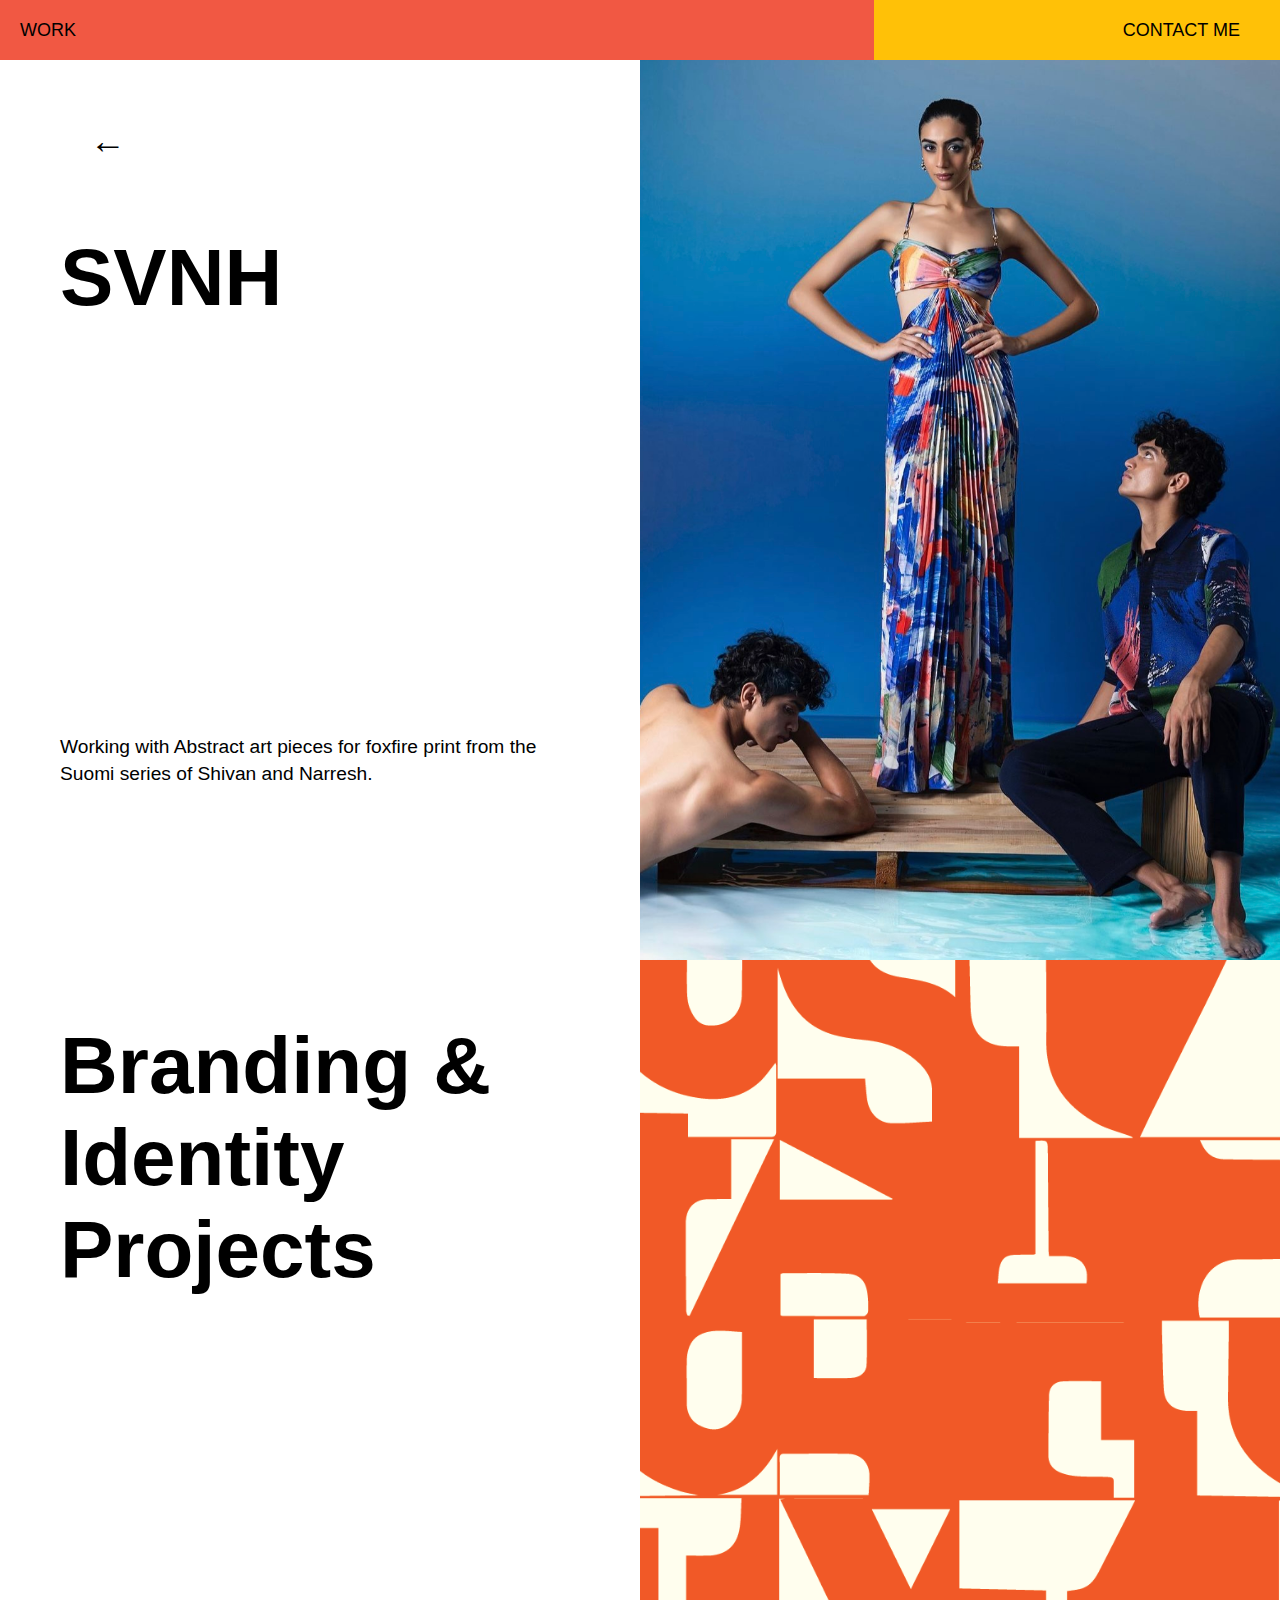
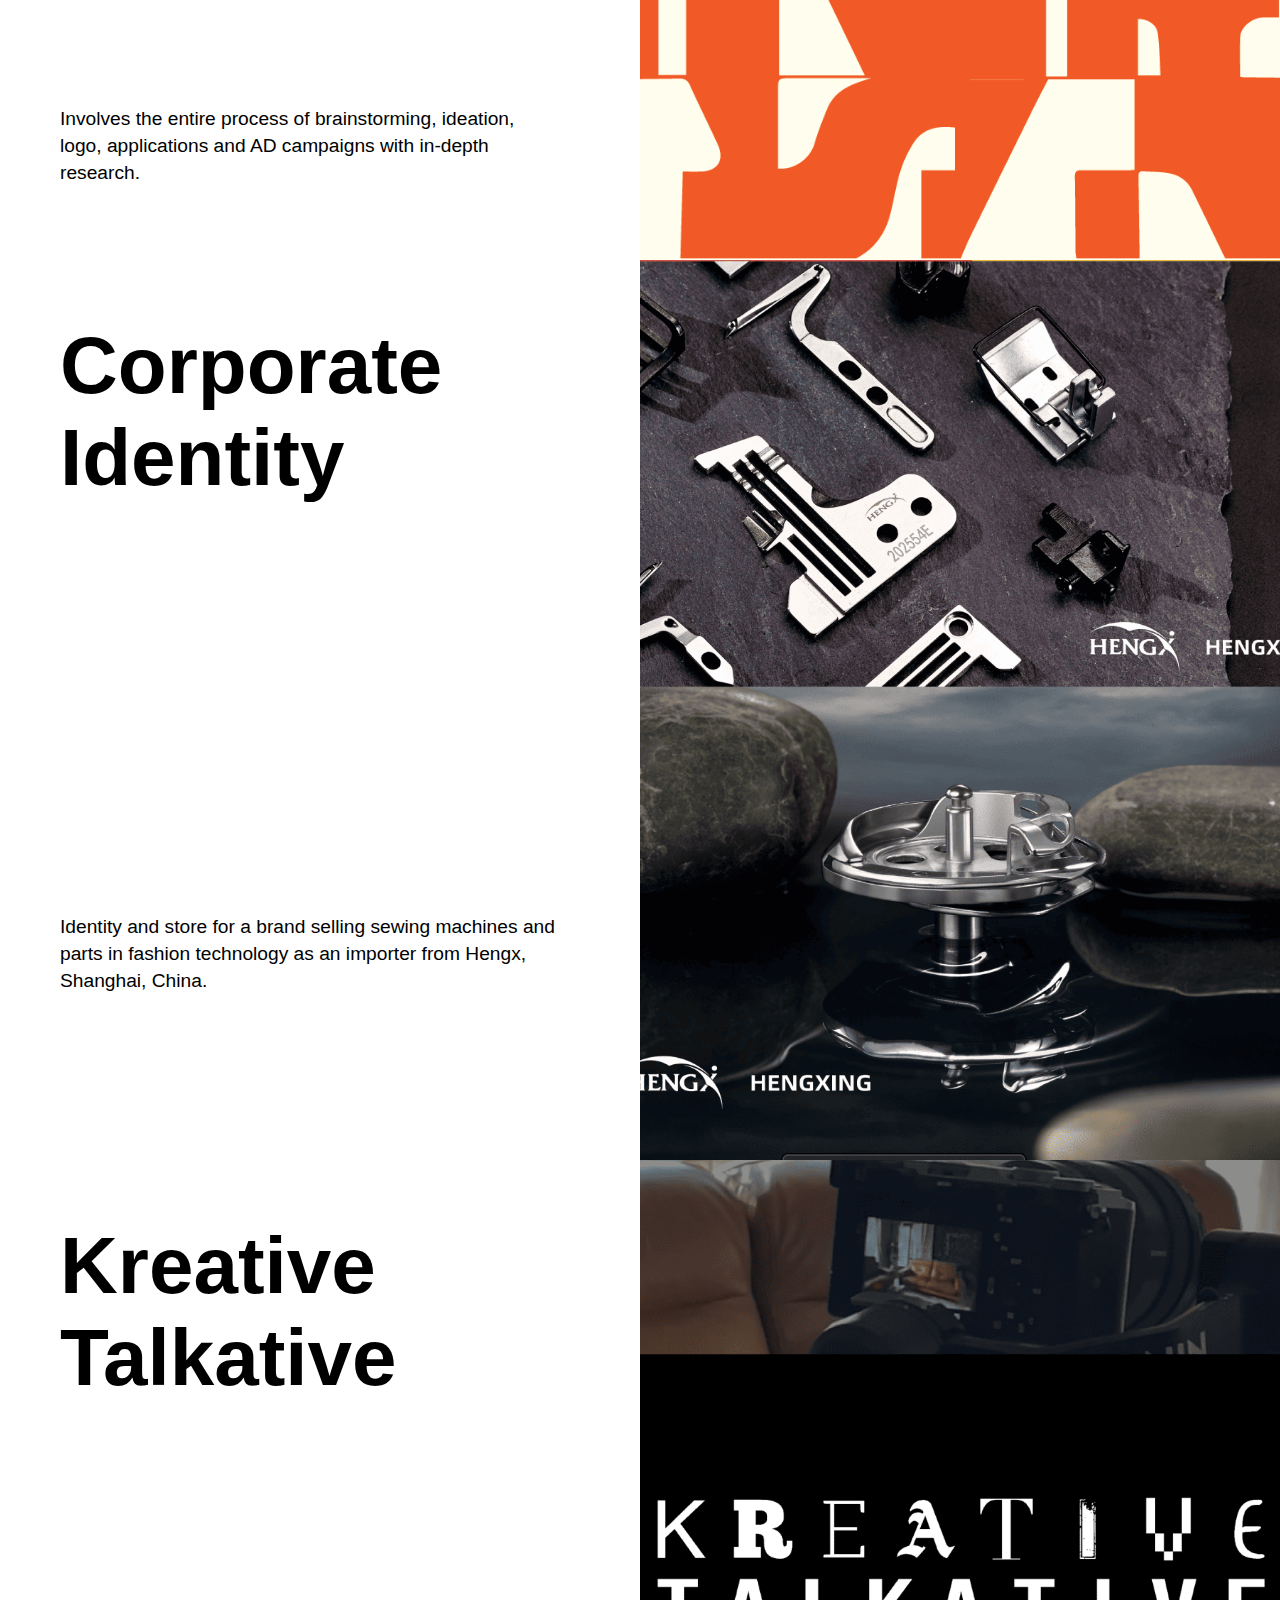
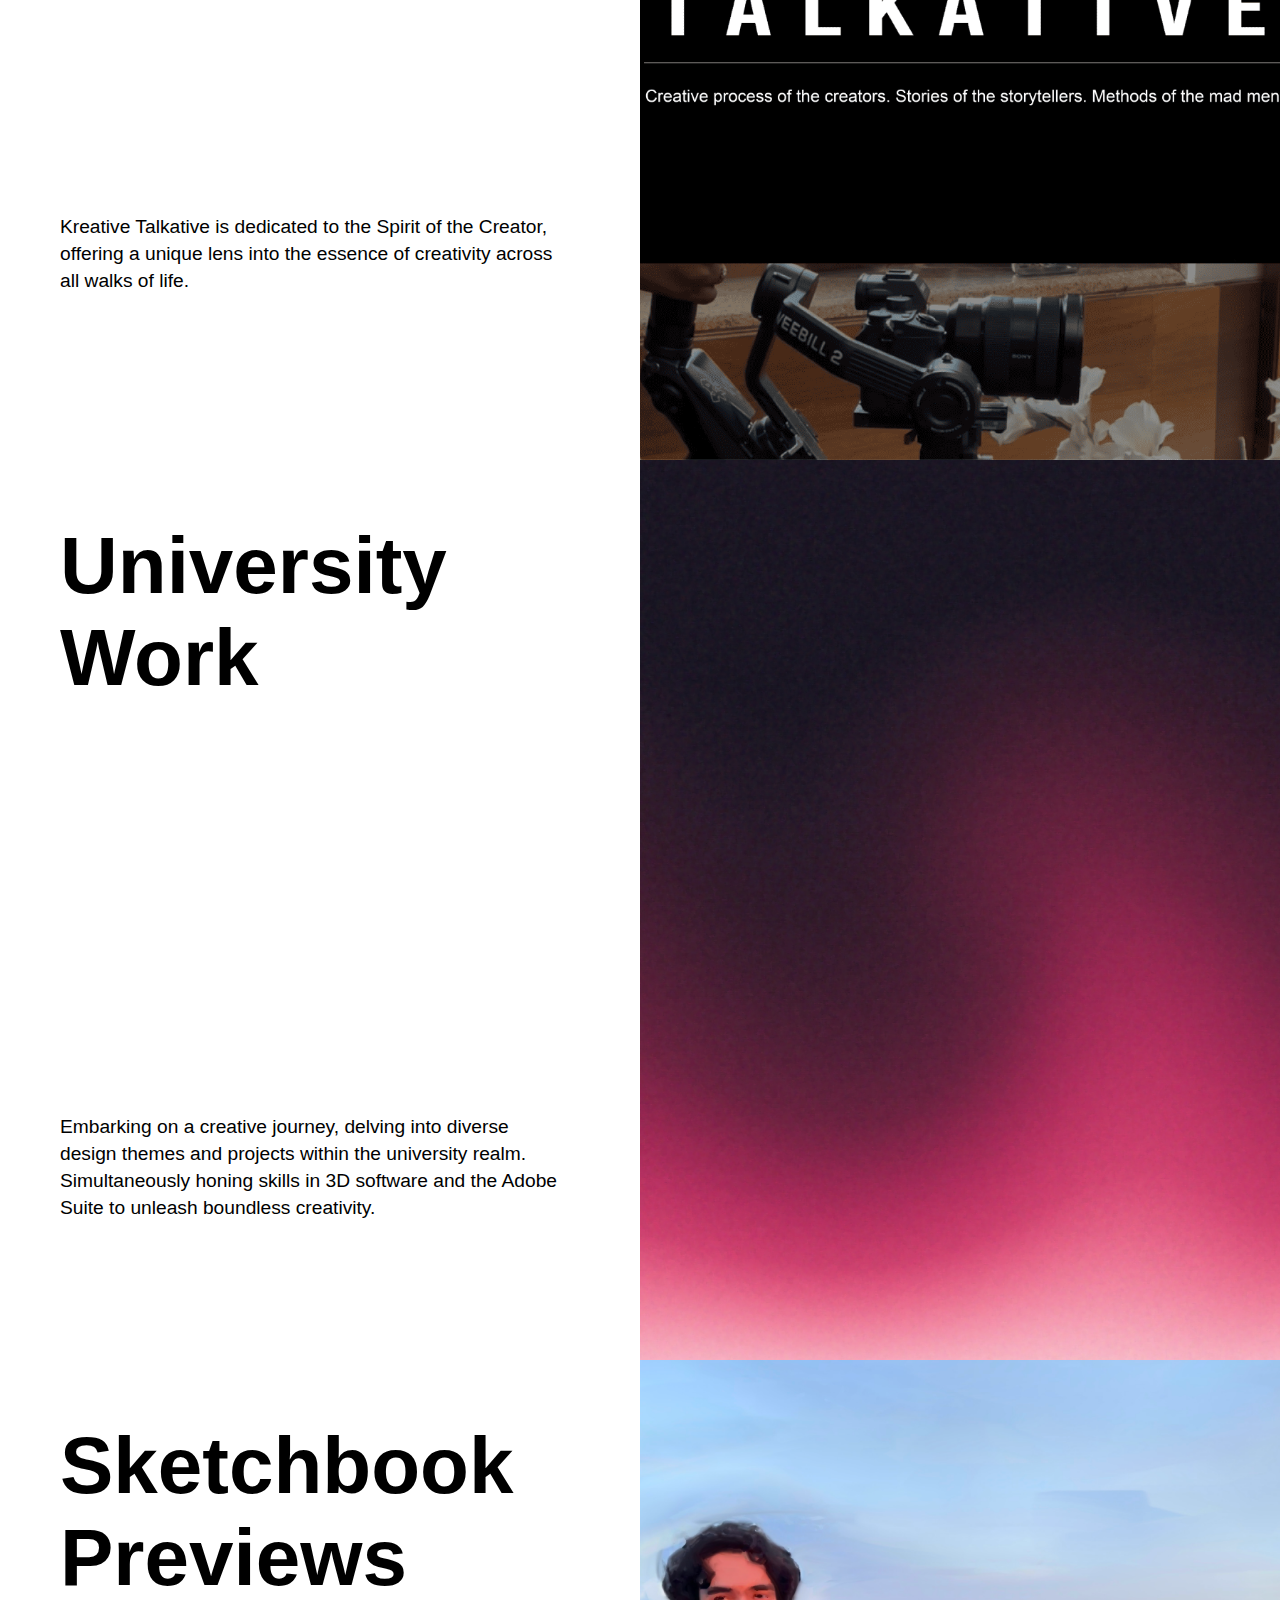
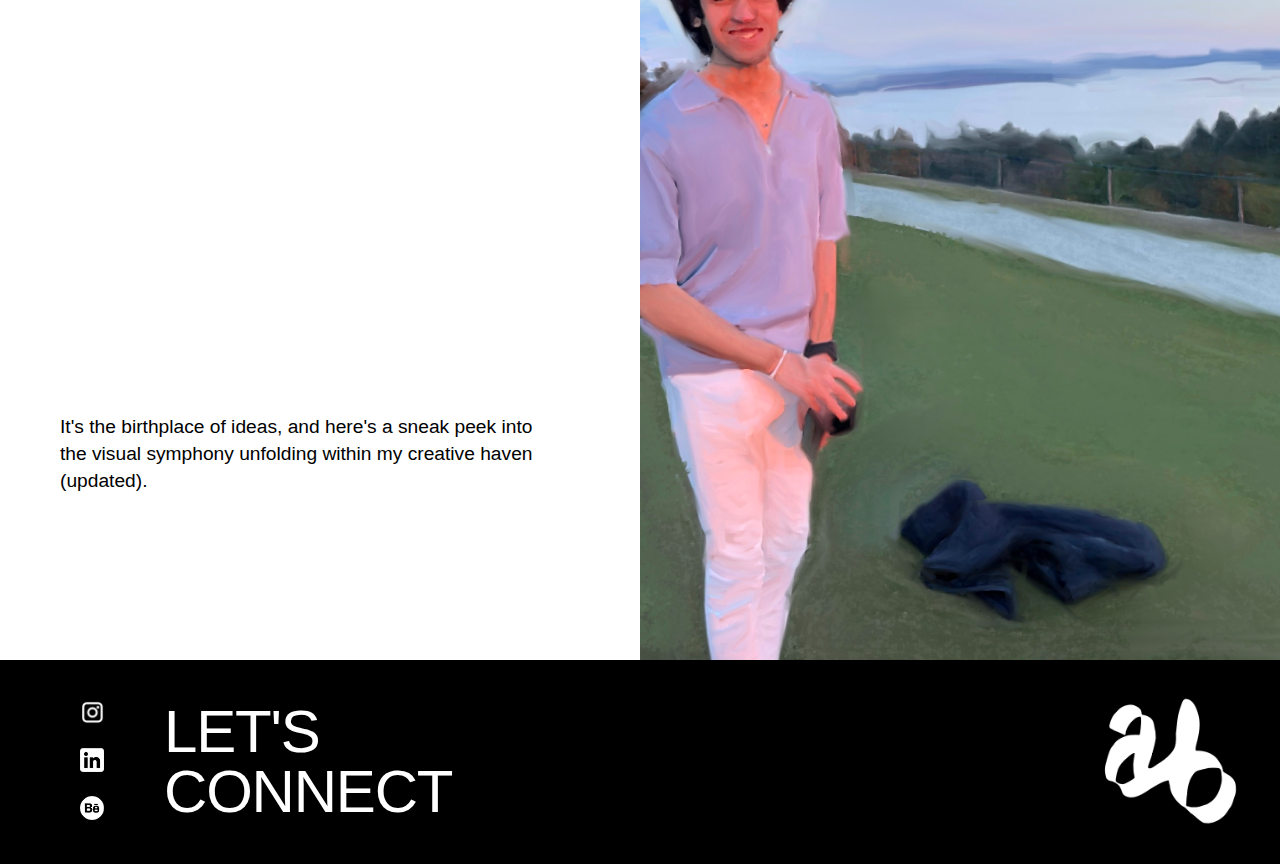
<file: work-final.html>
<!DOCTYPE html>
<html lang="en">
<head>
    <meta charset="UTF-8">
    <meta name="viewport" content="width=device-width, initial-scale=1.0">
    <link rel="stylesheet" type="text/css" href="work-final.css" />
    <title>Document</title>
</head>
<body>

    <header>
        <div class="header">
            <a href="work-final.html" class="nav-link work">WORK</a>
            <a href="contact-me.html" class="nav-link contact">CONTACT ME</a>
            </div>
        </header>
    
    <div class="layout">
        <div class="left-content">
            <a href="index.html" class="back-arrow animate-on-scroll stagger-1">←</a>
            <h1 class="brand" data-href="svnh.html">SVNH</h1>
            <p class="description">Working with Abstract art pieces for foxfire print from the Suomi series of Shivan and Narresh.</p>
        </div>
        <div class="right-content">
            <img src="IMG_4715.jpg" alt="Fashion photograph with models in colorful clothing" data-href="svnh.html"/>
        </div>
    </div>

    <div class="spacer"></div>

    <div class="layout">
        <div class="left-content">
            <h1 class="brand" data-href="brand.html" >Branding & Identity Projects</h1>
            <p class="description">Involves the entire process of brainstorming, ideation, logo, applications and AD campaigns with in-depth research.</p>
        </div>
        <div class="right-content">
            <img src="Artboard 3@4x 2.png" alt="type" data-href="brand.html"/>
        </div>
    </div>

    <div class="spacer"></div>

    <div class="layout">
        <div class="left-content">
            <h1 class="brand" data-href="hengx.html">Corporate Identity</h1>
            <p class="description">Identity and store for a brand selling sewing machines and parts in fashion technology as an importer from Hengx, Shanghai, China.</p>
        </div>
        <div class="right-content">
            <img src="hengx.png" alt="type" data-href="hengx.html"/>
        </div>
    </div>

    <div class="spacer"></div>

    <div class="layout">
        <div class="left-content">
            <h1 class="brand" data-href="KT.html">Kreative Talkative</h1>
            <p class="description"> Kreative Talkative is dedicated to the Spirit of the Creator, offering a unique lens into the essence of creativity across all walks of life.</p>
        </div>
        <div class="right-content">
            <img src="kt.png" alt="type" data-href="KT.html" />
        </div>
    </div>

    <div class="spacer"></div>

    <div class="layout">
        <div class="left-content">
            <h1 class="brand" data-href="uniersity.html">University Work</h1>
            <p class="description"> Embarking on a creative journey, delving into diverse design themes and projects within the university realm. Simultaneously honing skills in 3D software and the Adobe Suite to unleash boundless creativity.</p>
        </div>
        <div class="right-content">
            <img src="gradient.png" alt="gradient" data-href="uniersity.html"/>
        </div>
    </div>

    <div class="spacer"></div>

    <div class="layout">
        <div class="left-content">
            <h1 class="brand" data-href="sketchbook.html">Sketchbook Previews</h1>
            <p class="description"> It's the birthplace of ideas, and here's a sneak peek into the visual symphony unfolding within my creative haven (updated).</p>
        </div>
        <div class="right-content">
            <img src="sketchbook.png" alt="drawings"  data-href="sketchbook.html"/>
        </div>
    </div>
    <div>
      
     <footer>
            <div class="footer">
                <div class="social-and-text">
                    <div class="social-links">
                        <a href="https://www.instagram.com/_ayushbatra/" class="social-icon">
                            <img src="insta-new.png" alt="Instagram" class="instagram-icon">
                        </a>
                        <a href="https://www.linkedin.com/in/ayush-batra-ba0729165/" class="social-icon">
                            <img src="linkedin-new.png" alt="LinkedIn">
                        </a>
                        <a href="https://www.behance.net/ayushbatra3" class="social-icon">
                            <img src="behance-new.png" alt="Behance">
                        </a>
                    </div>
                    <div class="connect-text">
                        LET'S<br>CONNECT
                    </div>
                </div>
                <div class="monogram">
                    <img src="monogram.png" alt="Monogram">
                </div>
            </div>
    </footer>
    
    <script>
        document.addEventListener('click', function(e) {
            // Handle brand clicks
            const brand = e.target.closest('.brand');
            if (brand) {
                const href = brand.getAttribute('data-href');
                if (href) {
                    window.location.href = href;
                }
            }
            
           // Handle image clicks
            const img = e.target.closest('img[data-href]');
            if (img) {
                const href = img.getAttribute('data-href');
                if (href) {
                    window.location.href = href;
                }
            }
        });
    </script>
  
</body>
</html>
</file>
<file: work-final.css>
* {
    margin: 0;
    padding: 0;
    box-sizing: border-box;
}

body {
    font-family: Helvetica, Arial, sans-serif;
}

.header {
    display: flex;
    justify-content: space-between;
    height: 60px;
}

.nav-link {
    display: flex;
    align-items: center;
    font-size: 18px;
    font-weight: 200;
    color: #000;
    text-decoration: none;
    height: 100%;
}

.work {
    background-color: #F15843; /* Red */
    flex: 7;
    justify-content: flex-start;
    padding-left: 20px;
}

.contact {
    background-color: #FFC107; /* Yellow */
    flex: 3;
    justify-content: flex-end;
    padding-right: 40px;
}


.layout {
    display: grid;
    grid-template-columns: 1fr 1fr;
    height: 100vh;
    
}

.left-content {
    padding: 30px;
    display: flex;
    flex-direction: column;
    
    gap:10px;
}

.brand {
    font-size: 5rem;
    font-weight: bold;
    margin-top: 30px;
    margin-left:30px;
    margin-bottom:0;
    position: relative;
    cursor: pointer;
}

.brand::after {
    content: '';
    position: absolute;
    left: 0;
    top: 0;
    right: 0;
    bottom: 0;
    z-index: 1;
}

/* Link the headings to their respective pages */
.brand[data-href]::after {
    cursor: pointer;
}

/* Optional: Add hover effect */
.brand:hover {
    opacity: 0.8;
}

.description {
    font-size: 1.2rem;
    line-height: 1.4;
    margin-top: -100px;
    max-width: 500px;
    margin-left:30px;
    margin-top:400px;
}

.right-content {
    background-color: #0277BD;
    height: 100%;
    overflow: hidden;
    display:flex;
  
}

.right-content img {
    width: 100%;
    height: 100%;
    object-fit: cover;
    display: block; /* Added */
    flex: 1; /* Added */
    min-width: 100%; /* Added */
    min-height: 100%; /* Added */
    
    
}

.spacer {
    height: 0px;
}

.footer {
    display: flex;
    justify-content: space-between;
    align-items: center;
    max-width: 100%;
    margin: 0 auto;
    background-color: black;
    display: flex;
    align-items: center;
    padding: 40px;
    height: auto;
    position: relative;
}

.social-and-text {
    display: flex;
    align-items: center;
    margin-left: 40px;
}

.social-links {
    display: flex;
    flex-direction: column;
    gap: 20px;
}

.social-icon img {
    width: 24px;
    height: 24px;
    
}

.instagram-icon {
    width: 35px; /* Scaled up by 10% */
    height: 35px;
    scale:180%;
}

.connect-text {
    font-family: 'Helvetica Neue', Arial, sans-serif;
    color: #ffffff;
    font-size: 60px;
    font-weight: 200;
    line-height: 1;
    letter-spacing: -0.02em;
    text-align: left;
    margin-left: 60px; /* Space between icons and text */
}

.monogram img {
    width: 60px;
    height: auto;
    scale:300%;
    margin-right:40px;
}

.social-icon:hover {
    opacity: 0.8;
    transition: opacity 0.2s ease;
}


.back-arrow {
    text-decoration: none;
    color: inherit;
    cursor: pointer;
    font-size: 36px;
    font-weight: bold;
    display: inline-block;
    padding: 30px;
    transition: transform 0.2s ease;
    margin-left:30px;
}

.back-arrow:hover {
    transform: scale(1.2);
}

.right-content img {
    position: relative;
    cursor: pointer;
    transition: transform 0.3s ease;
}

.right-content img:hover {
    transform: scale(1.05);
}

/* Optional: Add hover effects */
.brand:hover, .right-content img:hover {
    opacity: 0.8;
}

[src="gradient.png"] {
    width: 100%;
    height: 100%;
    object-fit: cover;
    margin-left: -1px; /* This will help hide any potential gap */
    transform: scale(1.02); /* Slightly scale up to ensure full coverage */
}
</file>
